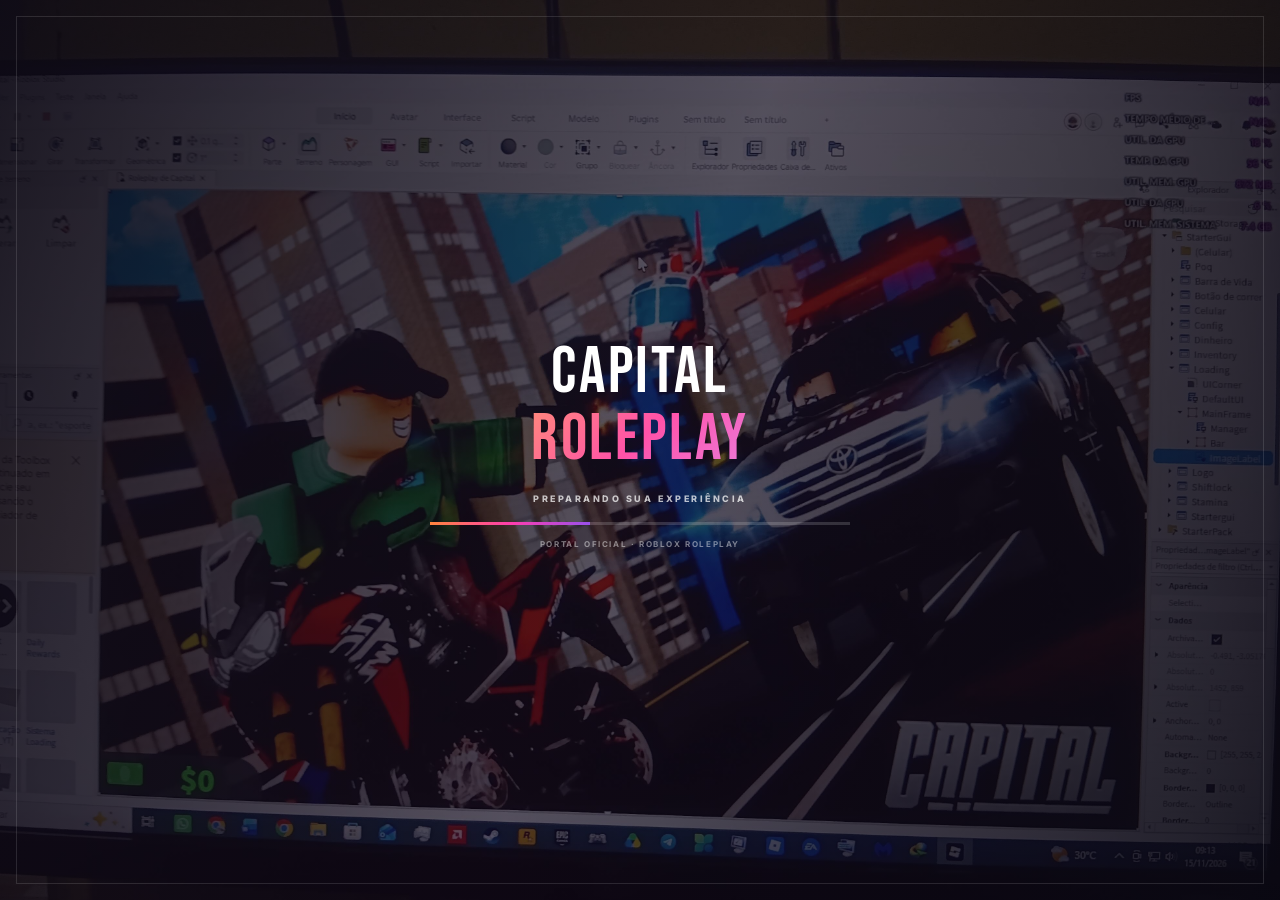
<file: index.html>
<!doctype html>
<html lang="pt-BR">
<head>
<meta charset="UTF-8">
<meta name="viewport" content="width=device-width, initial-scale=1">
<meta name="theme-color" content="#0d0714">
<meta name="description" content="Capital Roleplay — portal oficial da comunidade.">
<title>Capital Roleplay | Carregando</title>
<link rel="preconnect" href="https://fonts.googleapis.com">
<link rel="preconnect" href="https://fonts.gstatic.com" crossorigin>
<link href="https://fonts.googleapis.com/css2?family=Bebas+Neue&family=Inter:wght@400;500;600;700;800&display=swap" rel="stylesheet">
<style>
:root{--display:"Bebas Neue",Impact,sans-serif;--pink:325 100% 62%;--orange:22 100% 62%;--violet:268 80% 62%;--text-gradient:linear-gradient(135deg,hsl(30 100% 68%),hsl(330 100% 66%) 50%,hsl(280 100% 80%));--line-gradient:linear-gradient(90deg,hsl(var(--orange)),hsl(var(--pink)),hsl(var(--violet)))}
*{box-sizing:border-box}
html,body{width:100%;min-height:100%;margin:0}
body{min-height:100svh;overflow:hidden;background:#090711;color:#fff;font-family:Inter,Arial,sans-serif}
.loading-screen{position:fixed;inset:0;display:grid;place-items:center;overflow:hidden;background:#090711}
.loading-screen:before{content:"";position:absolute;inset:0;background:linear-gradient(110deg,rgba(12,8,20,.92),rgba(18,8,25,.68),rgba(9,7,18,.9)),url("20261115_091306.jpeg") center/cover no-repeat;transform:scale(1.035);animation:loader-image 8s ease-in-out infinite alternate}
.loading-screen:after{content:"";position:absolute;inset:16px;border:1px solid rgba(255,255,255,.12);pointer-events:none}
.loading-inner{position:relative;z-index:1;width:min(420px,calc(100% - 56px));text-align:center;animation:loader-arrive .75s cubic-bezier(.2,.7,.2,1) both}
.loading-brand{font-family:var(--display);font-size:clamp(42px,9vw,66px);line-height:.9;letter-spacing:.04em}
.loading-brand span{display:block;margin-top:7px;background:var(--text-gradient);background-clip:text;-webkit-background-clip:text;color:transparent}
.loading-caption{margin:24px 0 18px;color:rgba(255,255,255,.72);font-size:9px;font-weight:800;letter-spacing:.28em;text-transform:uppercase}
.loading-track{height:3px;width:100%;overflow:hidden;background:rgba(255,255,255,.16)}
.loading-track span{display:block;width:38%;height:100%;background:var(--line-gradient);box-shadow:0 0 16px hsl(var(--pink) / .7);animation:loader-progress 1.15s cubic-bezier(.45,0,.55,1) infinite}
.loading-foot{margin-top:14px;color:rgba(255,255,255,.46);font-size:8px;font-weight:700;letter-spacing:.2em;text-transform:uppercase}
@keyframes loader-progress{0%{transform:translateX(-110%)}100%{transform:translateX(290%)}}
@keyframes loader-image{from{transform:scale(1.035) translate3d(-.5%,0,0)}to{transform:scale(1.12) translate3d(.5%,-.5%,0)}}
@keyframes loader-arrive{from{opacity:0;transform:translateY(15px);filter:blur(4px)}to{opacity:1;transform:none;filter:blur(0)}}
@media(max-width:600px){.loading-screen:after{inset:10px}.loading-caption{font-size:8px;letter-spacing:.2em}}
@media(prefers-reduced-motion:reduce){.loading-screen:before,.loading-track span,.loading-inner{animation:none!important}}
</style>
<script>window.setTimeout(function(){window.location.replace("portal.html")},1500)</script>
</head>
<body>
<main class="loading-screen" role="status" aria-label="Carregando Capital Roleplay">
 <div class="loading-inner">
  <div class="loading-brand">CAPITAL <span>ROLEPLAY</span></div>
  <p class="loading-caption">Preparando sua experiência</p>
  <div class="loading-track" aria-hidden="true"><span></span></div>
  <p class="loading-foot">Portal oficial · Roblox Roleplay</p>
 </div>
</main>
</body>
</html>
</file>
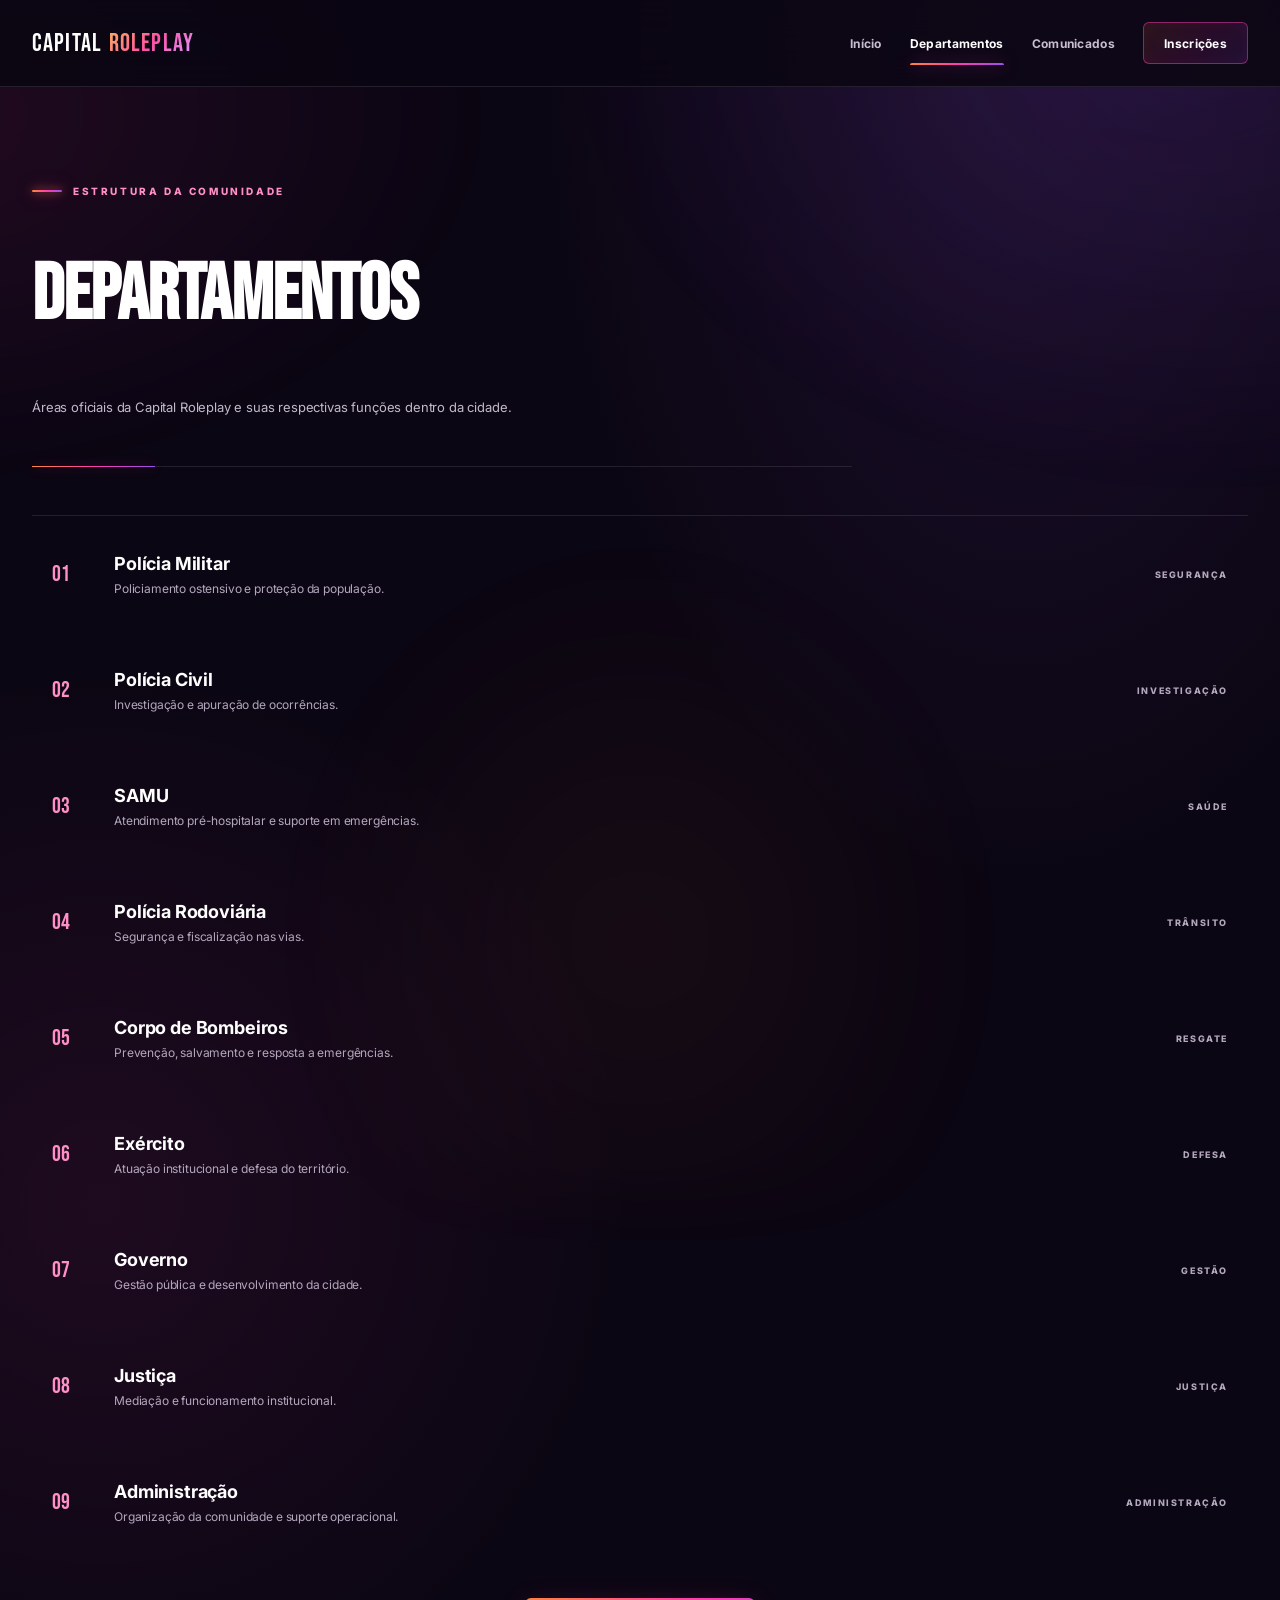
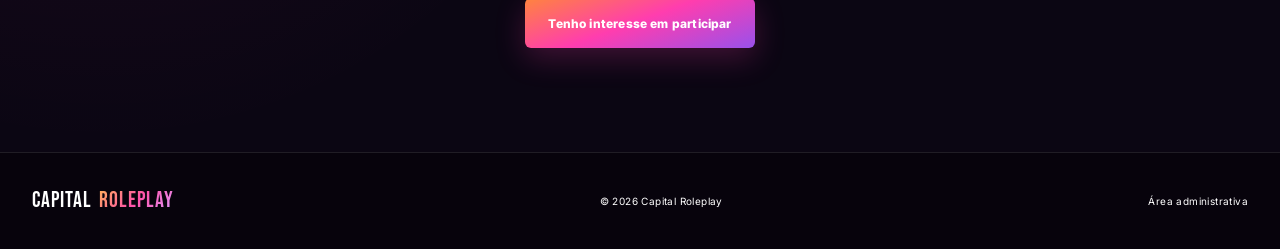
<file: departamentos.html>
<!doctype html>
<html lang="pt-BR"><head><meta charset="UTF-8"><meta name="viewport" content="width=device-width,initial-scale=1"><meta name="theme-color" content="#0d0714"><link rel="preconnect" href="https://fonts.googleapis.com"><link rel="preconnect" href="https://fonts.gstatic.com" crossorigin><link href="https://fonts.googleapis.com/css2?family=Bebas+Neue&family=Inter:wght@400;500;600;700;800&display=swap" rel="stylesheet"><meta name="description" content="Conheça os departamentos da Capital Roleplay."><title>Departamentos | Capital Roleplay</title><link rel="stylesheet" href="styles.css"></head>
<body><header class="site-header"><div class="header-inner"><a class="brand" href="index.html" aria-label="Capital Roleplay — início"><span class="brand-name">CAPITAL <span>ROLEPLAY</span></span></a><button class="menu-toggle" id="menuToggle" aria-label="Abrir menu" aria-expanded="false"><svg class="ui-icon menu-icon" viewBox="0 0 24 24" aria-hidden="true" focusable="false"><path d="M4 6h16M4 12h16M4 18h16"/></svg></button><nav id="navigation" aria-label="Navegação principal"><a href="index.html">Início</a><a class="active" href="departamentos.html">Departamentos</a><a href="comunicados.html">Comunicados</a><a href="inscricoes.html" class="nav-cta">Inscrições</a></nav></div></header>
<main class="container interior"><header class="page-heading"><p class="eyebrow">ESTRUTURA DA COMUNIDADE</p><h1>Departamentos</h1><p>Áreas oficiais da Capital Roleplay e suas respectivas funções dentro da cidade.</p></header>
<section class="department-list" aria-label="Lista de departamentos">
<article class="department-row"><span>01</span><div><h2>Polícia Militar</h2><p>Policiamento ostensivo e proteção da população.</p></div><small>SEGURANÇA</small></article>
<article class="department-row"><span>02</span><div><h2>Polícia Civil</h2><p>Investigação e apuração de ocorrências.</p></div><small>INVESTIGAÇÃO</small></article>
<article class="department-row"><span>03</span><div><h2>SAMU</h2><p>Atendimento pré-hospitalar e suporte em emergências.</p></div><small>SAÚDE</small></article>
<article class="department-row"><span>04</span><div><h2>Polícia Rodoviária</h2><p>Segurança e fiscalização nas vias.</p></div><small>TRÂNSITO</small></article>
<article class="department-row"><span>05</span><div><h2>Corpo de Bombeiros</h2><p>Prevenção, salvamento e resposta a emergências.</p></div><small>RESGATE</small></article>
<article class="department-row"><span>06</span><div><h2>Exército</h2><p>Atuação institucional e defesa do território.</p></div><small>DEFESA</small></article>
<article class="department-row"><span>07</span><div><h2>Governo</h2><p>Gestão pública e desenvolvimento da cidade.</p></div><small>GESTÃO</small></article>
<article class="department-row"><span>08</span><div><h2>Justiça</h2><p>Mediação e funcionamento institucional.</p></div><small>JUSTIÇA</small></article>
<article class="department-row"><span>09</span><div><h2>Administração</h2><p>Organização da comunidade e suporte operacional.</p></div><small>ADMINISTRAÇÃO</small></article>
</section><div class="page-action"><a class="button primary" href="inscricoes.html">Tenho interesse em participar</a></div></main>
<footer class="site-footer"><div class="container footer-inner"><a class="brand footer-brand" href="index.html"><span class="brand-name">CAPITAL <span>ROLEPLAY</span></span></a><span>© 2026 Capital Roleplay</span><a href="admin.html">Área administrativa</a></div></footer>
<script src="motion.js" defer></script><script src="navigation.js" defer></script></body></html>
</file>
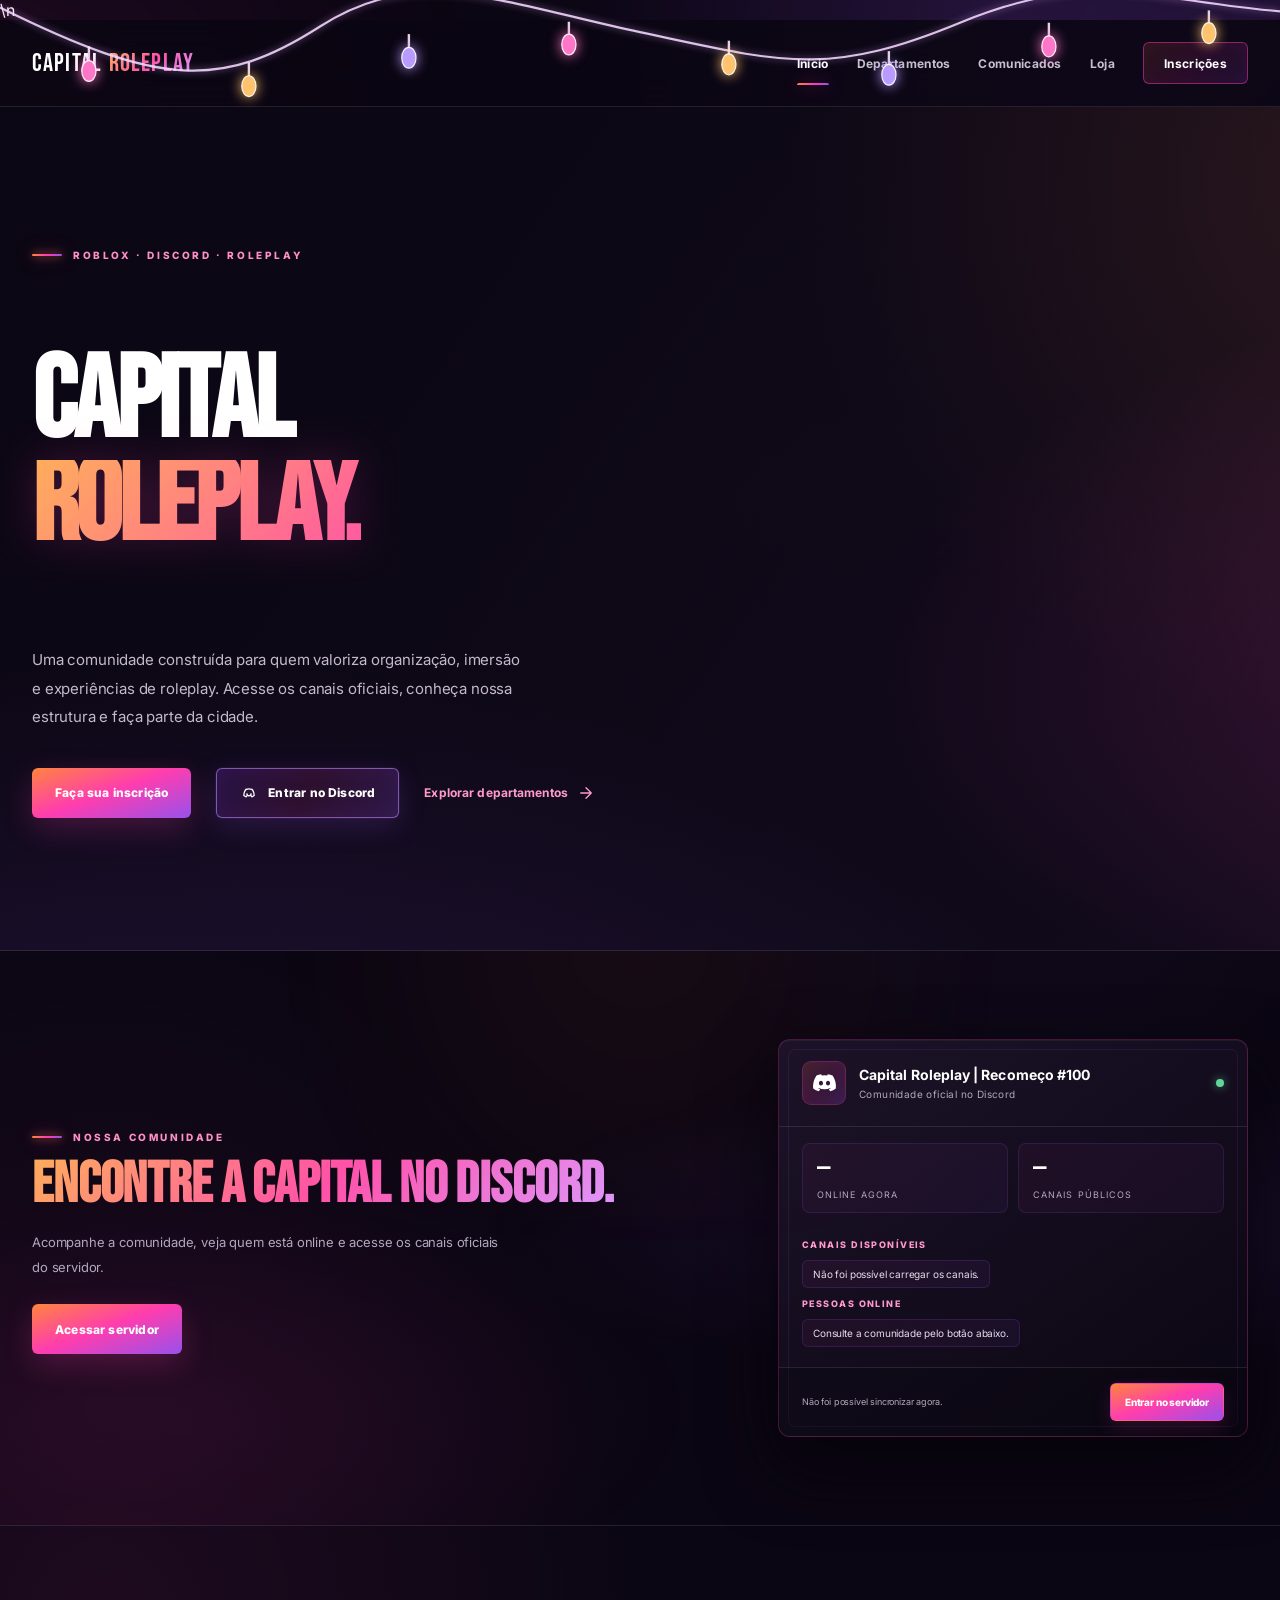
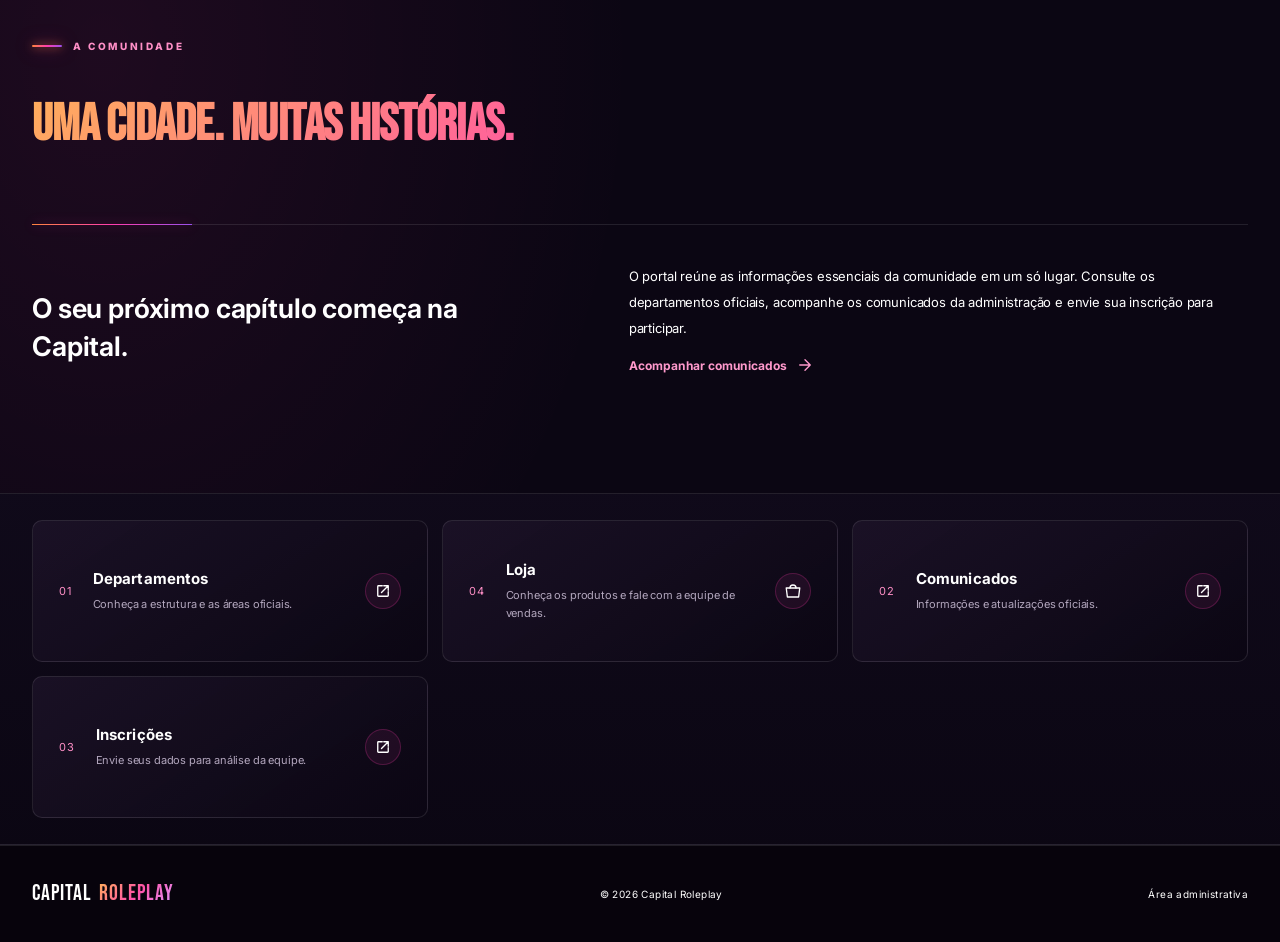
<file: portal.html>
<!doctype html>
<html lang="pt-BR">
<head>
<meta charset="UTF-8">
<meta name="viewport" content="width=device-width, initial-scale=1">
<meta name="theme-color" content="#0d0714"><link rel="preconnect" href="https://fonts.gstatic.com" crossorigin><link href="https://fonts.googleapis.com/css2?family=Bebas+Neue&family=Inter:wght@400;500;600;700;800&display=swap" rel="stylesheet">
<meta name="description" content="Capital Roleplay — portal oficial da comunidade de roleplay no Roblox. Conheça os departamentos, acompanhe os comunicados e participe.">
<title>Capital Roleplay | Portal</title>
<link rel="preconnect" href="https://fonts.googleapis.com">

<link rel="stylesheet" href="styles.css">

<style>
/* Discord integrado à identidade visual da Capital Roleplay */
.discord-community{
 position:relative;z-index:1;padding:clamp(58px,7vw,88px) 0;
 border-bottom:1px solid var(--line);
 background:radial-gradient(ellipse at 82% 48%,hsl(var(--violet) / .11),transparent 38%),radial-gradient(ellipse at 12% 80%,hsl(var(--pink) / .07),transparent 34%);
}
.discord-community-inner{display:grid;grid-template-columns:minmax(0,1fr) minmax(300px,470px);align-items:center;gap:clamp(30px,5vw,68px)}
.discord-community-copy{max-width:590px}
.discord-community-copy h2{margin:14px 0 16px;font-family:var(--font-display);font-size:clamp(38px,5vw,58px);line-height:.98;text-transform:uppercase;background:var(--text-gradient);-webkit-background-clip:text;background-clip:text;color:transparent}
.discord-community-copy>p:not(.eyebrow){max-width:480px;margin:0 0 25px;color:var(--muted);font-size:13px;line-height:1.9}
.discord-live-card{
 position:relative;width:100%;overflow:hidden;border:1px solid hsl(var(--pink) / .24);border-radius:12px;
 background:linear-gradient(145deg,hsl(268 35% 12% / .94),hsl(262 50% 5% / .97));
 box-shadow:var(--shadow),inset 0 1px 0 hsl(0 0% 100% / .045);
 transition:border-color .3s ease,box-shadow .3s ease,transform .3s ease;
}
.discord-live-card:before{content:"";position:absolute;inset:9px;border:1px solid hsl(var(--violet) / .12);border-radius:7px;pointer-events:none}
.discord-live-card:hover{border-color:hsl(var(--pink) / .42);box-shadow:var(--shadow),0 0 34px hsl(var(--pink) / .09)}
.discord-live-head{position:relative;display:flex;align-items:center;gap:13px;padding:21px 23px;border-bottom:1px solid var(--line)}
.discord-live-mark{display:grid;place-items:center;width:44px;height:44px;flex:0 0 44px;border:1px solid hsl(var(--pink) / .24);border-radius:9px;background:linear-gradient(135deg,hsl(var(--orange) / .15),hsl(var(--pink) / .14),hsl(var(--violet) / .2));color:#fff;box-shadow:inset 0 0 18px hsl(var(--pink) / .07)}
.discord-live-mark svg{width:25px;height:25px;fill:currentColor}
.discord-live-title{min-width:0;flex:1}
.discord-live-title strong{display:block;color:var(--white);font-size:14px;overflow-wrap:anywhere;letter-spacing:.005em}
.discord-live-title span{display:block;margin-top:5px;color:var(--muted);font-size:10px;letter-spacing:.04em}
.discord-live-dot{width:8px;height:8px;flex:0 0 8px;border-radius:50%;background:#62d69a;box-shadow:0 0 10px rgba(98,214,154,.65)}
.discord-live-stats{position:relative;display:grid;grid-template-columns:1fr 1fr;gap:10px;padding:16px 23px}
.discord-live-stat{padding:12px 14px;border:1px solid hsl(var(--violet) / .16);border-radius:8px;background:linear-gradient(135deg,hsl(var(--pink) / .045),hsl(var(--violet) / .055))}
.discord-live-stat strong{display:block;color:var(--white);font-family:var(--font-display);font-size:27px;font-weight:400;line-height:1}
.discord-live-stat span{display:block;margin-top:6px;color:var(--muted);font-size:9px;text-transform:uppercase;letter-spacing:.12em}
.discord-live-content{position:relative;padding:0 23px 20px}
.discord-live-label{margin:10px 0;color:hsl(330 100% 80%);font-size:9px;font-weight:800;letter-spacing:.16em;text-transform:uppercase}
.discord-channel-list,.discord-member-list{display:flex;flex-wrap:wrap;gap:7px}
.discord-channel{padding:7px 10px;border:1px solid hsl(var(--violet) / .18);border-radius:6px;color:#e6ddeb;font-size:10px;background:linear-gradient(120deg,hsl(var(--pink) / .055),hsl(var(--violet) / .07))}
.discord-member{display:flex;align-items:center;gap:7px;padding:5px 9px 5px 5px;border:1px solid hsl(var(--pink) / .16);border-radius:30px;color:#f0eaf3;font-size:10px;background:hsl(var(--violet) / .07)}
.discord-member img{width:22px;height:22px;border-radius:50%;object-fit:cover}
.discord-member i{width:7px;height:7px;border-radius:50%;background:#62d69a}
.discord-live-footer{position:relative;display:flex;align-items:center;justify-content:space-between;gap:12px;padding:15px 23px;border-top:1px solid var(--line);background:hsl(262 50% 3% / .28)}
.discord-live-status{color:var(--muted);font-size:9px;line-height:1.5}
.discord-live-join{display:inline-flex;align-items:center;justify-content:center;min-height:38px;padding:0 14px;border:1px solid hsl(var(--pink) / .34);border-radius:6px;background:var(--sunset);color:white;text-decoration:none;font-size:10px;font-weight:800;white-space:nowrap;box-shadow:0 7px 20px hsl(var(--pink) / .14);transition:transform .2s ease,filter .2s ease,box-shadow .2s ease}
.discord-live-join:hover{filter:brightness(1.1);transform:translateY(-2px);box-shadow:0 9px 25px hsl(var(--pink) / .22)}
@media(max-width:760px){.discord-community{padding:56px 0}.discord-community-inner{grid-template-columns:1fr;gap:28px}.discord-live-card{max-width:500px;margin-inline:auto}}
@media(max-width:420px){.discord-live-head{padding:17px}.discord-live-stats{padding:13px 17px}.discord-live-content{padding:0 17px 17px}.discord-live-footer{align-items:flex-start;flex-direction:column;padding:14px 17px}.discord-live-join{width:100%}}
@media(prefers-reduced-motion:reduce){.discord-live-card,.discord-live-join{transition:none}}
</style>

</head>
<body>\n<div class="party-lights" aria-hidden="true">
 <svg viewBox="0 0 1440 150" preserveAspectRatio="none">
  <path class="party-wire" d="M0 8 C180 92 250 94 360 28 S560 2 720 34 S930 82 1080 24 S1290 0 1440 12"/>
  <g class="party-bulbs">
   <g class="bulb bulb-pink"><path d="M100 49v17"/><ellipse cx="100" cy="75" rx="8" ry="11"/></g>
   <g class="bulb bulb-gold"><path d="M280 66v17"/><ellipse cx="280" cy="91" rx="8" ry="11"/></g>
   <g class="bulb bulb-violet"><path d="M460 36v17"/><ellipse cx="460" cy="61" rx="8" ry="11"/></g>
   <g class="bulb bulb-pink"><path d="M640 23v17"/><ellipse cx="640" cy="47" rx="8" ry="11"/></g>
   <g class="bulb bulb-gold"><path d="M820 43v17"/><ellipse cx="820" cy="68" rx="8" ry="11"/></g>
   <g class="bulb bulb-violet"><path d="M1000 54v17"/><ellipse cx="1000" cy="79" rx="8" ry="11"/></g>
   <g class="bulb bulb-pink"><path d="M1180 24v17"/><ellipse cx="1180" cy="49" rx="8" ry="11"/></g>
   <g class="bulb bulb-gold"><path d="M1360 11v17"/><ellipse cx="1360" cy="35" rx="8" ry="11"/></g>
  </g>
 </svg>
</div>

<header class="site-header">
 <div class="header-inner">
  <a class="brand" href="portal.html" aria-label="Capital Roleplay — início"><span class="brand-name">CAPITAL <span>ROLEPLAY</span></span></a>
  <button class="menu-toggle" id="menuToggle" aria-label="Abrir menu" aria-expanded="false" aria-controls="navigation"><svg class="ui-icon menu-icon" viewBox="0 0 24 24" aria-hidden="true" focusable="false"><path d="M4 6h16M4 12h16M4 18h16"/></svg></button>
  <nav id="navigation" aria-label="Navegação principal">
   <a class="active" href="portal.html" aria-current="page">Início</a>
   <a href="departamentos.html">Departamentos</a>
   <a href="comunicados.html">Comunicados</a>
   <a href="loja.html">Loja</a>
   <a href="inscricoes.html" class="nav-cta">Inscrições</a>
  </nav>
 </div>
</header>
<main>
 <section class="home-hero">
  <div class="container hero-layout">
   <div class="hero-copy">
    <p class="eyebrow">ROBLOX · DISCORD · ROLEPLAY</p>
    <h1>Capital<br><span>Roleplay.</span></h1>
    <p class="lead">Uma comunidade construída para quem valoriza organização, imersão e experiências de roleplay. Acesse os canais oficiais, conheça nossa estrutura e faça parte da cidade.</p>
    <div class="actions">
     <a class="button primary" href="inscricoes.html">Faça sua inscrição</a>
     <a class="button secondary discord-button" href="https://discord.gg/QbeEnRxfF" target="_blank" rel="noopener noreferrer" aria-label="Entrar no Discord oficial da Capital Roleplay, abre em nova aba">
      <svg class="ui-icon" viewBox="0 0 24 24" aria-hidden="true" focusable="false"><path d="M8.2 7.1a13.7 13.7 0 0 1 7.6 0l1.1 1.2a12.5 12.5 0 0 1 2 7.1 10.8 10.8 0 0 1-3.2 1.6l-.8-1.2M9.1 15.8l-.8 1.2a10.8 10.8 0 0 1-3.2-1.6 12.5 12.5 0 0 1 2-7.1l1.1-1.2"/><path d="M9.2 13.1h.01M14.8 13.1h.01M9.3 13.1a2.7 2.7 0 0 0 5.4 0"/></svg>
      Entrar no Discord
     </a>
     <a class="text-button" href="departamentos.html">Explorar departamentos <svg class="ui-icon" viewBox="0 0 24 24" aria-hidden="true" focusable="false"><path d="M5 12h14M12 5l7 7-7 7"/></svg></a>
    </div>
   </div>
  </div>
 </section>
 <section class="discord-community" id="discord-community">
  <div class="container discord-community-inner">
   <div class="discord-community-copy">
    <p class="eyebrow">NOSSA COMUNIDADE</p>
    <h2>Encontre a Capital no Discord.</h2>
    <p>Acompanhe a comunidade, veja quem está online e acesse os canais oficiais do servidor.</p>
    <a class="button primary" href="https://discord.gg/QbeEnRxfF" target="_blank" rel="noopener noreferrer">Acessar servidor</a>
   </div>
   <section class="discord-live-card" aria-label="Informações ao vivo do servidor Discord">
    <div class="discord-live-head">
     <div class="discord-live-mark" aria-hidden="true"><svg viewBox="0 0 24 24"><path d="M19.7 5.3A18.4 18.4 0 0 0 15.2 4l-.6 1.2a16.8 16.8 0 0 0-5.2 0L8.8 4a18.4 18.4 0 0 0-4.5 1.3C1.5 9.5.7 13.6 1.1 17.7a18.2 18.2 0 0 0 5.5 2.8l1.2-2a11.8 11.8 0 0 1-1.9-.9l.5-.4a13 13 0 0 0 11.2 0l.5.4a11.8 11.8 0 0 1-1.9.9l1.2 2a18.2 18.2 0 0 0 5.5-2.8c.5-4.8-.8-8.9-3.2-12.4ZM8.6 14.8c-1.1 0-2-1-2-2.2s.9-2.2 2-2.2 2 1 2 2.2-.9 2.2-2 2.2Zm6.8 0c-1.1 0-2-1-2-2.2s.9-2.2 2-2.2 2 1 2 2.2-.9 2.2-2 2.2Z"/></svg></div>
     <div class="discord-live-title"><strong id="discordGuildName">Capital Roleplay | Recomeço #100</strong><span>Comunidade oficial no Discord</span></div>
     <span class="discord-live-dot" aria-label="Widget ativo"></span>
    </div>
    <div class="discord-live-stats">
     <div class="discord-live-stat"><strong id="discordOnlineCount">—</strong><span>Online agora</span></div>
     <div class="discord-live-stat"><strong id="discordChannelCount">—</strong><span>Canais públicos</span></div>
    </div>
    <div class="discord-live-content">
     <p class="discord-live-label">Canais disponíveis</p>
     <div class="discord-channel-list" id="discordChannelList"><span class="discord-channel">Carregando canais…</span></div>
     <p class="discord-live-label">Pessoas online</p>
     <div class="discord-member-list" id="discordMemberList"><span class="discord-channel">Carregando membros…</span></div>
    </div>
    <div class="discord-live-footer"><span class="discord-live-status" id="discordWidgetStatus" aria-live="polite">Sincronizando com o Discord…</span><a class="discord-live-join" href="https://discord.gg/QbeEnRxfF" target="_blank" rel="noopener noreferrer">Entrar no servidor</a></div>
   </section>
  </div>
 </section>
 <section class="container home-about">
  <div class="section-heading"><p class="eyebrow">A COMUNIDADE</p><h2>Uma cidade. Muitas histórias.</h2></div>
  <div class="about-grid">
   <p class="about-lead">O seu próximo capítulo começa na Capital.</p>
   <div><p>O portal reúne as informações essenciais da comunidade em um só lugar. Consulte os departamentos oficiais, acompanhe os comunicados da administração e envie sua inscrição para participar.</p><a class="inline-link" href="comunicados.html">Acompanhar comunicados <svg class="ui-icon" viewBox="0 0 24 24" aria-hidden="true" focusable="false"><path d="M5 12h14M12 5l7 7-7 7"/></svg></a></div>
  </div>
 </section>
 <section class="home-links">
  <div class="container link-grid">
   <a href="departamentos.html" class="feature-link"><span class="feature-number">01</span><span><strong>Departamentos</strong><small>Conheça a estrutura e as áreas oficiais.</small></span><b aria-hidden="true"><svg class="ui-icon" viewBox="0 0 24 24"><path d="M13 5h6v6M19 5l-9 9"/><path d="M19 13v5a1 1 0 0 1-1 1H6a1 1 0 0 1-1-1V6a1 1 0 0 1 1-1h5"/></svg></b></a>
   <a href="loja.html" class="feature-link"><span class="feature-number">04</span><span><strong>Loja</strong><small>Conheça os produtos e fale com a equipe de vendas.</small></span><b aria-hidden="true"><svg class="ui-icon" viewBox="0 0 24 24"><path d="M3 8h18l-1.5 12h-15L3 8Z"/><path d="M8 8a4 4 0 0 1 8 0"/></svg></b></a>
   <a href="comunicados.html" class="feature-link"><span class="feature-number">02</span><span><strong>Comunicados</strong><small>Informações e atualizações oficiais.</small></span><b aria-hidden="true"><svg class="ui-icon" viewBox="0 0 24 24"><path d="M13 5h6v6M19 5l-9 9"/><path d="M19 13v5a1 1 0 0 1-1 1H6a1 1 0 0 1-1-1V6a1 1 0 0 1 1-1h5"/></svg></b></a>
   <a href="inscricoes.html" class="feature-link"><span class="feature-number">03</span><span><strong>Inscrições</strong><small>Envie seus dados para análise da equipe.</small></span><b aria-hidden="true"><svg class="ui-icon" viewBox="0 0 24 24"><path d="M13 5h6v6M19 5l-9 9"/><path d="M19 13v5a1 1 0 0 1-1 1H6a1 1 0 0 1-1-1V6a1 1 0 0 1 1-1h5"/></svg></b></a>
  </div>
 </section>
</main>
<footer class="site-footer"><div class="container footer-inner"><a class="brand footer-brand" href="portal.html"><span class="brand-name">CAPITAL <span>ROLEPLAY</span></span></a><span>© 2026 Capital Roleplay</span><a href="admin.html">Área administrativa</a></div></footer>

<script>
(async function loadCapitalDiscordWidget(){
 const endpoint="https://discord.com/api/guilds/1553568779282419764/widget.json";
 const byId=id=>document.getElementById(id);
 const channelBox=byId("discordChannelList");
 const memberBox=byId("discordMemberList");
 const status=byId("discordWidgetStatus");
 const make=(tag,className,text)=>{const el=document.createElement(tag);if(className)el.className=className;if(text!==undefined)el.textContent=text;return el;};
 try{
  const response=await fetch(endpoint,{headers:{Accept:"application/json"},cache:"no-store"});
  if(!response.ok)throw new Error("HTTP "+response.status);
  const data=await response.json();
  byId("discordGuildName").textContent=data.name||"Capital Roleplay";
  byId("discordOnlineCount").textContent=Number.isFinite(data.presence_count)?data.presence_count:"—";
  const channels=Array.isArray(data.channels)?data.channels:[];
  const members=Array.isArray(data.members)?data.members:[];
  byId("discordChannelCount").textContent=channels.length;
  channelBox.replaceChildren();
  if(channels.length){channels.slice(0,8).forEach(channel=>channelBox.append(make("span","discord-channel","# "+channel.name)));}
  else channelBox.append(make("span","discord-channel","Nenhum canal de voz público listado"));
  memberBox.replaceChildren();
  if(members.length){
   members.slice(0,8).forEach(member=>{
    const chip=make("span","discord-member");
    if(member.avatar_url){const avatar=make("img");avatar.src=member.avatar_url;avatar.alt="";avatar.loading="lazy";chip.append(avatar);}
    else chip.append(make("i"));
    chip.append(make("span","",member.username||"Membro online"));
    memberBox.append(chip);
   });
  }else memberBox.append(make("span","discord-channel","Sem membros visíveis no momento"));
  status.textContent="Atualizado agora · dados públicos do Discord";
 }catch(error){
  byId("discordOnlineCount").textContent="—";
  byId("discordChannelCount").textContent="—";
  channelBox.replaceChildren(make("span","discord-channel","Não foi possível carregar os canais."));
  memberBox.replaceChildren(make("span","discord-channel","Consulte a comunidade pelo botão abaixo."));
  status.textContent="Não foi possível sincronizar agora.";
  console.warn("Discord widget:",error);
 }
})();
</script>
<script src="motion.js?v=20261120-2" defer></script><script src="navigation.js?v=20261120-2" defer></script></body>
</html>
</file>
<file: styles.css>
/* Capital Roleplay — identidade visual premium */

:root{
  --bg:#07090e;--surface:#0d111a;--surface-raised:#121a27;--line:rgba(159,180,211,.16);
  --white:#f7f9fc;--muted:#a0adbf;--blue:#3478f6;--blue-light:#8db8ff;
  --max:1220px;--radius:12px;--shadow:0 24px 70px rgba(0,0,0,.38)
}
body{background:radial-gradient(ellipse at 50% -20%,rgba(37,91,176,.13),transparent 42%),var(--bg);font-family:Inter,ui-sans-serif,system-ui,sans-serif;letter-spacing:-.01em}
.container,.header-inner{width:min(var(--max),calc(100% - 64px))}
.site-header{background:rgba(7,9,14,.88);border-bottom:1px solid var(--line);backdrop-filter:blur(20px)}
.header-inner{height:86px}
.brand img{width:202px;height:68px}
.site-header nav{gap:34px}
.site-header nav a{font-size:12px;letter-spacing:.025em;color:#aeb9ca}
.site-header nav a.active:after{height:3px;border-radius:3px 3px 0 0;box-shadow:0 0 16px rgba(52,120,246,.6)}
.site-header nav .nav-cta{height:42px;padding:0 20px;border:1px solid rgba(88,145,255,.55);border-radius:6px;background:linear-gradient(135deg,rgba(52,120,246,.17),rgba(52,120,246,.04));box-shadow:inset 0 0 20px rgba(52,120,246,.06)}
.site-header nav .nav-cta:hover{background:var(--blue);border-color:var(--blue)}
.home-hero{isolation:isolate;border-bottom:1px solid var(--line);background:radial-gradient(ellipse at 82% 45%,rgba(42,103,210,.25),transparent 34%),radial-gradient(ellipse at 5% 90%,rgba(22,54,103,.18),transparent 36%),linear-gradient(115deg,#090d15 0%,#080c14 54%,#0c1525 100%)}
.home-hero:before{opacity:.32;background-size:56px 56px;mask-image:linear-gradient(90deg,transparent,black 38%,black)}
.home-hero:after{content:"";position:absolute;z-index:-1;width:540px;height:540px;right:3%;top:50%;transform:translateY(-50%);border:1px solid rgba(115,164,255,.12);border-radius:50%;box-shadow:0 0 0 42px rgba(115,164,255,.025),0 0 0 84px rgba(115,164,255,.018),inset 0 0 90px rgba(52,120,246,.07);pointer-events:none}
.hero-layout{min-height:610px;grid-template-columns:1.08fr .92fr;gap:76px;padding-block:90px}
.eyebrow{display:flex;align-items:center;gap:11px;color:var(--blue-light);font-size:10px;font-weight:800;letter-spacing:2.6px}
.eyebrow:before{content:"";width:24px;height:1px;background:var(--blue);box-shadow:0 0 12px var(--blue)}
.hero-copy h1{font-family:var(--font-display);font-size:clamp(76px,9vw,124px);font-weight:800;line-height:.79;letter-spacing:-.025em}
.hero-copy h1 span{display:inline-block;margin-top:12px;color:#fff;text-shadow:0 0 34px rgba(95,151,255,.24)}
.lead{max-width:500px;margin-top:30px;color:#b2bfd1;font-size:15px;line-height:1.9}
.actions{gap:25px;margin-top:36px}
.button{min-height:50px;padding:0 23px;border-radius:6px;font-size:12px;letter-spacing:.015em}
.button.primary{background:linear-gradient(115deg,#4388ff,#2868e7);box-shadow:0 10px 30px rgba(52,120,246,.24)}
.button.primary:hover{background:linear-gradient(115deg,#5b98ff,#3478f6)}
.text-button,.inline-link{font-size:12px;letter-spacing:.01em}
.hero-art{position:relative;min-height:370px;padding:38px;border:1px solid rgba(141,181,255,.2);border-radius:14px;background:linear-gradient(145deg,rgba(21,34,55,.82),rgba(8,13,22,.86));box-shadow:var(--shadow),inset 0 1px 0 rgba(255,255,255,.06);overflow:hidden}
.hero-art:before{content:"";position:absolute;inset:12px;border:1px solid rgba(141,181,255,.09);border-radius:9px;pointer-events:none}
.hero-art:after{content:"CAPITAL ROLEPLAY";position:absolute;left:28px;bottom:22px;color:rgba(181,204,239,.36);font-size:9px;font-weight:800;letter-spacing:3px}
.hero-art img{position:relative;z-index:1;width:min(100%,460px);filter:drop-shadow(0 18px 36px rgba(0,0,0,.5))}
.home-about{padding-block:104px 100px}
.section-heading{padding-bottom:26px;border-color:var(--line)}
.section-heading h2{font-family:var(--font-display);font-size:clamp(36px,4vw,52px);font-weight:700;letter-spacing:-.01em;text-transform:uppercase}
.about-grid{gap:90px;padding-top:38px}
.about-lead{font-size:27px;line-height:1.42;font-weight:650}
.about-grid>div p{font-size:13px;line-height:2}
.home-links{position:relative;border-block:1px solid var(--line);background:linear-gradient(180deg,#0b1019,#080b12)}
.link-grid{gap:14px;padding-block:26px}
.feature-link{position:relative;min-height:142px;gap:20px;padding:26px;border:1px solid var(--line)!important;border-radius:10px;background:linear-gradient(145deg,rgba(20,29,43,.76),rgba(10,14,22,.86));transition:transform .2s,border-color .2s,background .2s}
.feature-link:hover{transform:translateY(-4px);border-color:rgba(91,151,255,.48)!important;background:linear-gradient(145deg,rgba(25,43,68,.9),rgba(10,15,24,.94))}
.feature-number{font-size:11px;letter-spacing:.12em}
.feature-link strong{font-size:15px;letter-spacing:.01em}
.feature-link small{font-size:11px;line-height:1.6}
.feature-link>b{width:36px;height:36px;border:1px solid rgba(141,181,255,.2);border-radius:50%;background:rgba(52,120,246,.08)}
.site-footer{border-top:1px solid var(--line);background:#06080d}
.footer-inner{min-height:96px}
.footer-brand img{width:160px;height:56px}
.footer-inner>span,.footer-inner>a:last-child{font-size:10px;letter-spacing:.04em}
.interior{padding-block:88px 104px}
.page-heading{max-width:820px;margin-bottom:48px;padding-bottom:34px;border-color:var(--line)}
.page-heading h1{font-family:var(--font-display);font-size:clamp(54px,7vw,78px);font-weight:700;letter-spacing:-.01em;text-transform:uppercase}
.page-heading>p:last-child{font-size:13px;line-height:1.9}
.department-list{border-top:1px solid var(--line)}
.department-row{min-height:116px;grid-template-columns:62px 1fr 190px;padding:22px 20px;border-color:var(--line);transition:background .2s,padding .2s}
.department-row:hover{padding-left:27px;background:linear-gradient(90deg,rgba(52,120,246,.1),transparent 75%)}
.department-row>span{font-family:var(--font-display);font-size:22px;color:var(--blue-light)}
.department-row h2{font-size:18px}
.department-row p{font-size:12px}
.department-row>small{font-size:9px;letter-spacing:1.6px}
.announcement-item{padding:29px 16px;border-color:var(--line)}
.announcement-item time{font-size:10px;letter-spacing:.1em}
.announcement-item h2{font-size:22px}
.announcement-item p{font-size:13px;line-height:1.9}
.empty-state{padding:32px 0;font-size:13px}
.form-layout{gap:76px}
.form-intro h2{font-family:var(--font-display);font-size:30px;text-transform:uppercase;letter-spacing:.01em}
.form-intro p{font-size:12px;line-height:1.95}
.form-card,.admin-card{padding:34px;border:1px solid rgba(141,181,255,.16);border-radius:12px;background:linear-gradient(145deg,rgba(17,25,38,.96),rgba(10,14,22,.98));box-shadow:var(--shadow)}
.form-card label,.admin-card label,.admin-publish label{font-size:11px;letter-spacing:.02em}
.form-card input,.form-card textarea,.form-card select,.admin-card input,.admin-publish input,.admin-publish textarea{min-height:49px;border-color:#29384e;border-radius:6px;background:#080d15;font-size:12px}
.form-card textarea,.admin-publish textarea{min-height:132px}
.form-feedback{font-size:11px}
.dashboard-heading h2,.admin-publish h2{font-family:var(--font-display);font-size:32px;text-transform:uppercase}
@media(max-width:900px){
 .container,.header-inner{width:calc(100% - 44px)}
 .hero-layout{gap:38px;min-height:540px;padding-block:72px}
 .home-about{padding-block:76px}
 .about-grid{gap:42px}
 .form-layout{gap:38px}
}
@media(max-width:680px){
 .container,.header-inner{width:calc(100% - 36px)}
 .header-inner{height:72px}
 .brand img{width:158px;height:55px}
 .site-header nav{top:72px;background:rgba(7,9,14,.98);padding:12px 18px 19px}
 .hero-layout{min-height:0;grid-template-columns:1fr;gap:30px;padding-block:62px 48px}
 .home-hero:after{width:300px;height:300px;right:-100px;top:66%}
 .hero-copy h1{font-size:clamp(72px,19vw,100px)}
 .lead{margin-top:23px;font-size:13px}
 .actions{align-items:flex-start;flex-direction:column;gap:18px;margin-top:28px}
 .hero-art{min-height:210px;padding:24px}
 .hero-art img{width:min(100%,320px)}
 .home-about{padding-block:62px}
 .section-heading h2{font-size:38px}
 .about-grid{grid-template-columns:1fr;gap:18px;padding-top:25px}
 .about-lead{font-size:22px}
 .link-grid{grid-template-columns:1fr;padding-block:18px;gap:10px}
 .feature-link{min-height:104px;padding:20px}
 .interior{padding-block:56px 70px}
 .page-heading{margin-bottom:32px}
 .page-heading h1{font-size:54px}
 .department-row{grid-template-columns:38px 1fr;gap:13px;padding:18px 5px}
 .department-row:hover{padding-left:10px}
 .department-row>small{grid-column:2}
 .form-layout{grid-template-columns:1fr;gap:24px}
 .form-card,.admin-card{padding:24px 19px}
 .footer-inner{min-height:104px;padding-block:16px}
}
@media(prefers-reduced-motion:reduce){*,*:before,*:after{scroll-behavior:auto!important;transition:none!important;animation:none!important}}




/* United Roleplay — paleta original aplicada ao Capital Roleplay */
:root{
  --bg:hsl(262 50% 5%);
  --surface:hsl(262 45% 7%);
  --surface-raised:hsl(262 38% 10%);
  --line:hsl(0 0% 100% / .1);
  --white:hsl(0 0% 100%);
  --muted:hsl(270 15% 70%);
  --pink:325 100% 62%;
  --orange:22 100% 62%;
  --violet:268 80% 62%;
  --gold:44 100% 65%;
  --blue:hsl(var(--pink));
  --blue-light:hsl(330 100% 78%);
  --g-sunset:linear-gradient(160deg,hsl(var(--orange)) 0%,hsl(var(--pink)) 48%,hsl(var(--violet)) 100%);
  --g-text:linear-gradient(135deg,hsl(30 100% 68%) 0%,hsl(330 100% 66%) 50%,hsl(280 100% 80%) 100%);
  --g-line:linear-gradient(90deg,hsl(var(--orange)),hsl(var(--pink)),hsl(var(--violet)));
  --sunset:var(--g-sunset);
  --text-gradient:var(--g-text);
  --line-gradient:var(--g-line);
  --shadow-glow:0 0 30px hsl(var(--pink) / .28),0 0 70px hsl(var(--pink) / .12);
  --shadow:0 30px 70px hsl(262 50% 2% / .75);
  --font-display:"Bebas Neue",Oswald,Impact,"Arial Narrow Bold",sans-serif;
}
html{scroll-behavior:smooth;scrollbar-color:hsl(var(--pink) / .55) hsl(262 45% 7%)}
body{
  background:
    radial-gradient(ellipse at 80% 0%,hsl(var(--violet) / .12),transparent 34%),
    radial-gradient(ellipse at 8% 65%,hsl(var(--pink) / .08),transparent 32%),
    hsl(262 50% 5%);
  color:var(--white);
  font-family:Inter,ui-sans-serif,system-ui,sans-serif;
}
.site-header{background:hsl(262 50% 5% / .88);border-color:var(--line);backdrop-filter:blur(18px);-webkit-backdrop-filter:blur(18px)}
.site-header nav a{color:hsl(270 15% 78%)}
.site-header nav a:hover,.site-header nav a.active{color:#fff}
.site-header nav a.active:after{background:var(--line-gradient);box-shadow:0 0 16px hsl(var(--pink) / .55)}
.site-header nav .nav-cta{
  color:#fff;border:1px solid hsl(var(--pink) / .48);
  background:linear-gradient(135deg,hsl(var(--orange) / .12),hsl(var(--pink) / .12),hsl(var(--violet) / .14));
  box-shadow:inset 0 0 18px hsl(var(--pink) / .05);
  transition:transform .25s var(--ease, ease),box-shadow .25s ease,background .25s ease;
}
.site-header nav .nav-cta:hover{background:var(--sunset);border-color:transparent;box-shadow:var(--shadow-glow);transform:translateY(-2px)}
.site-header nav{color:var(--white)}
.home-hero{
  background:
    radial-gradient(ellipse at 82% 42%,hsl(var(--pink) / .2),transparent 35%),
    radial-gradient(ellipse at 70% 5%,hsl(var(--orange) / .12),transparent 32%),
    radial-gradient(ellipse at 8% 88%,hsl(var(--violet) / .18),transparent 38%),
    linear-gradient(125deg,hsl(262 50% 5%) 0%,hsl(262 45% 7%) 55%,hsl(270 42% 10%) 100%);
  border-color:var(--line);
}
.home-hero:before{opacity:.2}
.home-hero:after{
  border-color:hsl(var(--pink) / .18);
  box-shadow:0 0 0 42px hsl(var(--pink) / .025),0 0 0 84px hsl(var(--violet) / .02),inset 0 0 90px hsl(var(--pink) / .07);
  animation:capital-ring-glow 6s ease-in-out infinite;
}
.eyebrow{color:hsl(330 100% 78%)}
.eyebrow:before{background:var(--line-gradient);box-shadow:0 0 12px hsl(var(--pink) / .55)}
.hero-copy h1,.page-heading h1,.form-intro h2,.dashboard-heading h2,.admin-publish h2,.section-heading h2{
  font-family:var(--font-display);
}
.hero-copy h1 span{
  background:var(--text-gradient);background-size:180% 180%;
  -webkit-background-clip:text;background-clip:text;color:transparent;
  text-shadow:none;animation:capital-gradient-flow 8s ease-in-out infinite;
}
.lead,.page-heading>p:last-child,.form-intro p{color:hsl(270 15% 76%)}
.button{transition:transform .24s ease,box-shadow .24s ease,filter .24s ease}
.button.primary{
  color:#fff;border:0;background:var(--sunset);
  box-shadow:0 10px 30px hsl(var(--pink) / .22);
}
.button.primary:hover{
  background:var(--sunset);filter:saturate(1.12) brightness(1.08);
  box-shadow:0 12px 38px hsl(var(--pink) / .34),0 0 55px hsl(var(--violet) / .16);
  transform:translateY(-3px);
}
.text-button,.inline-link{color:hsl(330 100% 80%);transition:color .2s ease}
.text-button:hover,.inline-link:hover{color:hsl(var(--orange))}
.hero-art{
  border-color:hsl(var(--pink) / .22);
  background:linear-gradient(145deg,hsl(268 35% 13% / .88),hsl(262 50% 5% / .94));
  box-shadow:var(--shadow),inset 0 1px 0 hsl(0 0% 100% / .06);
}
.hero-art:before{border-color:hsl(var(--violet) / .18)}
.hero-art img{filter:drop-shadow(0 18px 36px hsl(262 50% 2% / .75));animation:capital-logo-float 7s ease-in-out infinite}
.section-heading,.page-heading{border-color:var(--line)}
.section-heading h2{background:var(--text-gradient);-webkit-background-clip:text;background-clip:text;color:transparent}
.home-links{border-color:var(--line);background:linear-gradient(180deg,hsl(262 45% 7%),hsl(262 50% 5%))}
.feature-link{
  border-color:var(--line)!important;
  background:linear-gradient(145deg,hsl(268 35% 12% / .78),hsl(262 50% 5% / .9));
  transition:transform .22s ease,border-color .22s ease,background .22s ease,box-shadow .22s ease;
}
.feature-link:hover{
  transform:translateY(-4px);border-color:hsl(var(--pink) / .48)!important;
  background:linear-gradient(145deg,hsl(var(--pink) / .09),hsl(var(--violet) / .08));
  box-shadow:var(--shadow-glow);
}
.feature-link>b{border-color:hsl(var(--pink) / .22);background:hsl(var(--pink) / .08)}
.feature-number,.department-row>span{color:hsl(330 100% 78%)}
.department-list,.department-row,.announcement-item{border-color:var(--line)}
.department-row:hover{background:linear-gradient(90deg,hsl(var(--pink) / .1),hsl(var(--violet) / .04),transparent 78%)}
.form-card,.admin-card{
  border-color:hsl(var(--violet) / .22);
  background:linear-gradient(145deg,hsl(268 35% 12% / .96),hsl(262 50% 5% / .98));
  box-shadow:var(--shadow);
}
.form-card input,.form-card textarea,.form-card select,.admin-card input,.admin-publish input,.admin-publish textarea{
  color:#fff;border-color:hsl(270 18% 28%);background:hsl(262 50% 4%);
}
.form-card input:focus,.form-card textarea:focus,.form-card select:focus,.admin-card input:focus,.admin-publish input:focus,.admin-publish textarea:focus{
  outline:0;border-color:hsl(var(--pink) / .75);box-shadow:0 0 0 3px hsl(var(--pink) / .12);
}
.form-card label,.admin-card label,.admin-publish label{color:hsl(270 15% 82%)}
.form-feedback{color:hsl(330 100% 80%)}
.site-footer{border-color:var(--line);background:hsl(262 55% 3%)}
a:focus-visible,button:focus-visible,input:focus-visible,textarea:focus-visible,select:focus-visible{outline:2px solid hsl(var(--pink));outline-offset:3px}
@keyframes capital-ring-glow{0%,100%{filter:brightness(.88)}50%{filter:brightness(1.18)}}
@keyframes capital-logo-float{0%,100%{transform:translateY(0)}50%{transform:translateY(-8px)}}
@keyframes capital-gradient-flow{0%,100%{background-position:0% 50%}50%{background-position:100% 50%}}
@media(max-width:680px){
  .site-header nav{background:hsl(262 50% 5% / .98)}
  .hero-art img{animation:none}
}
@media(prefers-reduced-motion:reduce){
  html{scroll-behavior:auto}
  *,*:before,*:after{animation:none!important;transition:none!important;scroll-behavior:auto!important}
}


/* Estrutura principal e compatibilidade entre páginas */
*,*::before,*::after{box-sizing:border-box}
html{min-width:320px}
body{min-height:100vh;margin:0;display:flex;flex-direction:column}
body>main,body>main.container{flex:1 0 auto}
img{display:block;max-width:100%}
a{color:inherit;text-decoration:none}
button,input,textarea,select{font:inherit}
button,a{-webkit-tap-highlight-color:transparent}
[hidden]{display:none!important}
.container{margin-inline:auto}
.site-header{position:sticky;top:0;z-index:50;width:100%}
.header-inner{display:flex;align-items:center;justify-content:space-between;margin-inline:auto}
.brand{display:inline-flex;align-items:center;flex:0 0 auto}
.brand img{object-fit:contain}
.site-header nav{display:flex;align-items:center;justify-content:flex-end;gap:28px}
.site-header nav a{position:relative;display:inline-flex;align-items:center;min-height:42px;font-weight:700;transition:color .2s ease}
.site-header nav a.active:after{content:"";position:absolute;right:0;bottom:-1px;left:0;height:2px;background:var(--line-gradient)}
.menu-toggle{display:none;align-items:center;justify-content:center;width:44px;height:44px;border:1px solid var(--line);border-radius:8px;background:transparent;color:var(--white);cursor:pointer}
.ui-icon{width:18px;height:18px;fill:none;stroke:currentColor;stroke-width:1.8;stroke-linecap:round;stroke-linejoin:round;vertical-align:middle}
.home-hero{position:relative;isolation:isolate;overflow:hidden}
.hero-layout{display:grid;align-items:center;margin-inline:auto}
.hero-copy,.hero-art{min-width:0}
.hero-art{display:grid;place-items:center}
.actions{display:flex;align-items:center;flex-wrap:wrap}
.button{display:inline-flex;align-items:center;justify-content:center;gap:10px;border:1px solid transparent;font-weight:800;cursor:pointer;text-align:center;transition:transform .2s ease,background .2s ease,border-color .2s ease,box-shadow .2s ease}
.button:disabled{opacity:.6;cursor:wait;transform:none}
.button.secondary{color:var(--white);border:1px solid var(--line);background:rgba(255,255,255,.04)}
.button.secondary:hover{border-color:hsl(var(--pink) / .55);background:hsl(var(--pink) / .08)}
.text-button,.inline-link{display:inline-flex;align-items:center;gap:9px;font-weight:700}
.home-about{margin-inline:auto}
.section-heading,.page-heading{border-bottom:1px solid var(--line)}
.about-grid{display:grid;grid-template-columns:.9fr 1.1fr;align-items:start}
.about-grid>div p{margin-top:0}
.home-links{width:100%}
.link-grid{display:grid;grid-template-columns:repeat(3,minmax(0,1fr));margin-inline:auto}
.feature-link{display:flex;align-items:center}
.feature-link>span:nth-child(2){display:grid;gap:8px;flex:1}
.feature-link small{color:var(--muted)}
.feature-link>b{display:grid;place-items:center;flex:0 0 auto}
.site-footer{width:100%;margin-top:auto}
.footer-inner{display:flex;align-items:center;justify-content:space-between;gap:22px;margin-inline:auto}
.interior{width:min(var(--max),calc(100% - 64px));margin-inline:auto}
.department-row{display:grid;align-items:center}
.department-row h2,.department-row p{margin:0}
.department-row p{margin-top:7px;color:var(--muted)}
.department-row>small{justify-self:end;color:var(--muted);font-weight:800}
.page-action{display:flex;justify-content:center;margin-top:38px}
.announcement-list{display:grid;gap:14px}
.announcement-item{display:grid;gap:10px;border:1px solid var(--line);border-radius:10px;background:linear-gradient(145deg,hsl(268 35% 12% / .58),hsl(262 50% 5% / .8))}
.announcement-item time{color:hsl(330 100% 80%);font-weight:800;text-transform:uppercase}
.announcement-item h2,.announcement-item h3,.announcement-item p{margin:0}
.announcement-item p{color:var(--muted)}
.form-layout{display:grid;grid-template-columns:.8fr 1.2fr;align-items:start}
.form-card form,.admin-card form,.admin-publish form{display:grid;gap:12px}
.form-card label,.admin-card label,.admin-publish label{display:block;margin-top:8px;color:var(--muted);font-weight:700}
.form-card input,.form-card textarea,.form-card select,.admin-card input,.admin-publish input,.admin-publish textarea{width:100%;padding:13px 14px;border:1px solid var(--line);border-radius:8px;color:var(--white);background:hsl(262 50% 4%)}
.form-card textarea,.admin-publish textarea{resize:vertical}
.form-card input::placeholder,.form-card textarea::placeholder,.admin-card input::placeholder{color:hsl(270 12% 48%)}
.form-card button,.admin-card button,.admin-publish button{justify-self:start}
.form-feedback{min-height:1.5em;color:hsl(330 100% 80%);line-height:1.6}
.optional{margin-left:8px;font-size:9px;letter-spacing:.1em;color:var(--muted)}
.dashboard{display:grid;gap:30px;margin-top:44px}
.dashboard-heading{display:flex;align-items:center;justify-content:space-between;gap:20px}
.dashboard-heading h2,.admin-publish h2{margin:6px 0 0}
.admin-publish{padding:28px;border:1px solid var(--line);border-radius:12px;background:linear-gradient(145deg,hsl(268 35% 12% / .55),hsl(262 50% 5% / .85))}
.admin-card{max-width:560px;margin-inline:auto}
.empty-state{color:var(--muted);text-align:center}
@media(max-width:900px){
 .link-grid{grid-template-columns:repeat(2,minmax(0,1fr))}
 .interior{width:calc(100% - 44px)}
}
@media(max-width:680px){
 .container,.interior,.header-inner{width:calc(100% - 36px)}
 .menu-toggle{display:inline-flex}
 .site-header nav{position:absolute;top:100%;right:0;left:0;display:none;align-items:stretch;flex-direction:column;gap:4px;padding:12px 18px 20px;border-bottom:1px solid var(--line);background:hsl(262 50% 5% / .98);box-shadow:0 18px 34px rgba(0,0,0,.3)}
 .site-header nav.open{display:flex}
 .site-header nav a{width:100%;min-height:46px;padding:0 8px}
 .site-header nav a.active:after{right:auto;width:28px}
 .site-header nav .nav-cta{justify-content:center;margin-top:6px}
 .about-grid{grid-template-columns:1fr}
 .link-grid{grid-template-columns:1fr}
 .department-row>small{justify-self:start}
 .footer-inner{flex-wrap:wrap;justify-content:center;text-align:center}
 .footer-brand{width:100%;justify-content:center}
 .dashboard-heading{align-items:flex-start;flex-direction:column}
 .admin-publish{padding:22px 18px}
}

/* Identidade textual: o site não depende de arquivos de imagem */
.brand-name{display:inline-flex;align-items:baseline;gap:7px;font-family:var(--font-display);font-size:25px;line-height:1;letter-spacing:.045em;color:#fff;white-space:nowrap}
.brand-name span{background:var(--text-gradient);-webkit-background-clip:text;background-clip:text;color:transparent}
.footer-brand .brand-name{font-size:22px}
@media(max-width:680px){.brand-name{font-size:22px}}


/* Ajuste: hero sem coluna ou painel vazio reservado para imagem */
.hero-layout{grid-template-columns:minmax(0,1fr)!important;min-height:0!important;max-width:var(--max);padding-block:clamp(76px,11vw,132px)!important}
.hero-copy{max-width:760px}
.home-hero:after{display:none}
.home-hero:before{mask-image:linear-gradient(90deg,transparent,rgba(0,0,0,.35),transparent)}
@media(max-width:680px){.hero-layout{padding-block:64px 58px!important}}


/* Motion system — animações suaves e acessíveis */
@keyframes cr-enter-up{from{opacity:0;transform:translate3d(0,22px,0)}to{opacity:1;transform:translate3d(0,0,0)}}
@keyframes cr-soft-glow{0%,100%{opacity:.45;transform:scale(.96)}50%{opacity:.8;transform:scale(1.04)}}
@keyframes cr-shimmer{0%{background-position:0% 50%}100%{background-position:200% 50%}}
html{scroll-behavior:smooth}
body.motion-ready .motion-reveal{opacity:0;transform:translate3d(0,22px,0);transition:opacity .7s cubic-bezier(.2,.7,.2,1),transform .7s cubic-bezier(.2,.7,.2,1);transition-delay:var(--motion-delay,0ms)}
body.motion-ready .motion-reveal.is-visible{opacity:1;transform:translate3d(0,0,0)}
body.motion-ready .motion-hero{animation:cr-enter-up .85s cubic-bezier(.2,.7,.2,1) both}
.site-header{transition:background .3s ease,border-color .3s ease,box-shadow .3s ease}
.site-header.is-scrolled{background:hsl(262 50% 4% / .96);box-shadow:0 12px 36px rgba(0,0,0,.24);border-color:hsl(var(--pink) / .2)}
.site-header nav a:not(.nav-cta)::after{transition:transform .28s ease}
.site-header nav a:not(.nav-cta):hover::after{transform:scaleX(1);transform-origin:left}
.home-hero:after{animation:cr-soft-glow 9s ease-in-out infinite}
.eyebrow:before{animation:cr-soft-glow 4s ease-in-out infinite}
.feature-link,.department-row,.announcement-item,.form-card,.admin-card{will-change:transform}
.feature-link{transition:transform .35s cubic-bezier(.2,.7,.2,1),border-color .3s ease,box-shadow .3s ease,background .3s ease}
.feature-link:hover{transform:translate3d(0,-7px,0) scale(1.008)}
.department-row{transition:background .3s ease,padding .3s ease,transform .3s ease}
.department-row:hover{transform:translateX(5px)}
.announcement-item{transition:transform .3s ease,border-color .3s ease,box-shadow .3s ease}
.announcement-item:hover{transform:translateY(-3px);border-color:hsl(var(--pink) / .28);box-shadow:0 16px 40px rgba(0,0,0,.2)}
.button{position:relative;overflow:hidden}
.button:after{content:"";position:absolute;inset:0;pointer-events:none;background:linear-gradient(110deg,transparent 20%,rgba(255,255,255,.16) 48%,transparent 72%);background-size:200% 100%;opacity:0;transition:opacity .25s ease}
.button:hover:after{opacity:1;animation:cr-shimmer 1.1s ease}
.form-card,.admin-card{transition:transform .35s ease,border-color .35s ease,box-shadow .35s ease}
.form-card:focus-within,.admin-card:focus-within{border-color:hsl(var(--pink) / .34);box-shadow:var(--shadow),0 0 35px hsl(var(--pink) / .07)}
@media(max-width:680px){.department-row:hover{transform:none}.feature-link:hover{transform:translateY(-3px)}}
@media(prefers-reduced-motion:reduce){
 html{scroll-behavior:auto}
 body.motion-ready .motion-reveal,.motion-hero{opacity:1!important;transform:none!important;animation:none!important;transition:none!important}
 .home-hero:after,.eyebrow:before{animation:none!important}
 .button:hover:after{animation:none!important}
}


/* CAPITAL ROLEPLAY — iluminação ambiente e efeitos de luz premium */
body{position:relative;isolation:isolate}
body::before{
 content:"";position:fixed;z-index:0;inset:-35%;pointer-events:none;
 background:
  radial-gradient(ellipse at 18% 28%,hsl(var(--pink) / .13),transparent 24%),
  radial-gradient(ellipse at 78% 24%,hsl(var(--violet) / .15),transparent 27%),
  radial-gradient(ellipse at 52% 82%,hsl(var(--orange) / .07),transparent 24%);
 filter:blur(34px);opacity:.78;transform:translate3d(-2%,0,0) scale(1);
 animation:cr-ambient-drift 22s ease-in-out infinite alternate;
}
.site-header,body>main,.site-footer{position:relative;z-index:1}
.site-header{overflow:hidden}
.site-header::after{
 content:"";position:absolute;left:-45%;top:0;width:34%;height:1px;
 background:linear-gradient(90deg,transparent,hsl(var(--pink) / .9),hsl(var(--violet)),transparent);
 filter:drop-shadow(0 0 7px hsl(var(--pink) / .8));
 animation:cr-header-light 9s ease-in-out infinite;pointer-events:none;
}
.home-hero{
 background-size:160% 160%;
 animation:cr-hero-light 18s ease-in-out infinite alternate;
}
.home-hero::before{
 content:"";position:absolute;z-index:0;inset:0;pointer-events:none;
 background:
  linear-gradient(112deg,transparent 25%,hsl(var(--pink) / .055) 42%,hsl(var(--violet) / .09) 50%,transparent 66%),
  radial-gradient(ellipse at 78% 45%,hsl(var(--pink) / .12),transparent 38%);
 background-size:220% 100%,100% 100%;
 animation:cr-light-sweep 13s ease-in-out infinite;
}
.hero-copy{position:relative;z-index:1}
.hero-copy h1 span{
 filter:drop-shadow(0 0 22px hsl(var(--pink) / .22));
 background-size:220% 220%;
}
.eyebrow:before{
 width:30px;height:2px;border-radius:10px;
 box-shadow:0 0 8px hsl(var(--orange) / .8),0 0 18px hsl(var(--pink) / .55);
}
.button,.feature-link,.form-card,.admin-card,.announcement-item{isolation:isolate}
.button{
 box-shadow:0 8px 28px hsl(var(--pink) / .12);
 transition:transform .3s cubic-bezier(.2,.75,.25,1),box-shadow .3s ease,filter .3s ease;
}
.button::after{
 opacity:.0;background:linear-gradient(105deg,transparent 15%,rgba(255,255,255,.34) 48%,transparent 78%);
 background-size:230% 100%;
}
.button:hover{
 box-shadow:0 12px 38px hsl(var(--pink) / .28),0 0 24px hsl(var(--violet) / .18);
}
.button:hover::after{opacity:1;animation:cr-button-shine 1.15s ease}
.discord-button{
 border-color:hsl(268 90% 76% / .58)!important;
 background:linear-gradient(115deg,hsl(268 70% 54% / .2),hsl(var(--pink) / .12),hsl(var(--violet) / .2))!important;
 box-shadow:0 0 0 1px hsl(var(--violet) / .08),0 8px 28px hsl(var(--violet) / .18),inset 0 0 22px hsl(var(--violet) / .08);
 animation:cr-discord-pulse 4.8s ease-in-out infinite;
}
.discord-button:hover{
 border-color:hsl(var(--pink) / .8)!important;
 background:var(--sunset)!important;
 animation:none;transform:translateY(-4px);
}
.feature-link{overflow:hidden}
.feature-link::before{
 content:"";position:absolute;z-index:-1;inset:-1px;pointer-events:none;
 background:linear-gradient(115deg,transparent 20%,hsl(var(--pink) / .13) 48%,hsl(var(--violet) / .12) 56%,transparent 78%);
 background-size:220% 100%;opacity:0;transition:opacity .35s ease;
}
.feature-link:hover::before{opacity:1;animation:cr-card-light 1.5s ease}
.feature-link>b{transition:transform .35s ease,box-shadow .35s ease,border-color .35s ease}
.feature-link:hover>b{transform:translate(3px,-2px);border-color:hsl(var(--pink) / .55);box-shadow:0 0 22px hsl(var(--pink) / .2)}
.page-heading,.section-heading{position:relative}
.page-heading::after,.section-heading::after{
 content:"";position:absolute;bottom:-1px;left:0;width:clamp(70px,15%,160px);height:1px;
 background:var(--line-gradient);box-shadow:0 0 12px hsl(var(--pink) / .45);
}
.site-footer{overflow:hidden}
.site-footer::before{
 content:"";position:absolute;top:0;left:-35%;width:35%;height:1px;
 background:linear-gradient(90deg,transparent,hsl(var(--pink) / .7),hsl(var(--violet) / .7),transparent);
 animation:cr-footer-light 12s linear infinite;
}
@keyframes cr-ambient-drift{
 0%{transform:translate3d(-2%,-1%,0) scale(.96)}
 50%{transform:translate3d(2%,1.5%,0) scale(1.04)}
 100%{transform:translate3d(-1%,2%,0) scale(1)}
}
@keyframes cr-header-light{0%,12%{left:-45%;opacity:0}28%,70%{opacity:1}100%{left:115%;opacity:0}}
@keyframes cr-hero-light{0%{background-position:0% 40%}100%{background-position:100% 60%}}
@keyframes cr-light-sweep{0%,12%{background-position:180% 0,center}78%,100%{background-position:-120% 0,center}}
@keyframes cr-button-shine{from{background-position:120% 0}to{background-position:-120% 0}}
@keyframes cr-discord-pulse{
 0%,100%{box-shadow:0 0 0 1px hsl(var(--violet) / .08),0 8px 28px hsl(var(--violet) / .16),inset 0 0 22px hsl(var(--violet) / .06)}
 50%{box-shadow:0 0 0 1px hsl(var(--pink) / .24),0 0 28px hsl(var(--pink) / .2),0 10px 34px hsl(var(--violet) / .2),inset 0 0 26px hsl(var(--pink) / .1)}
}
@keyframes cr-card-light{0%{background-position:130% 0}100%{background-position:-130% 0}}
@keyframes cr-footer-light{0%{left:-35%;opacity:0}15%,80%{opacity:1}100%{left:110%;opacity:0}}
@media(max-width:680px){
 body::before{filter:blur(48px);opacity:.58}
 .home-hero{animation-duration:24s}
 .discord-button{animation-duration:5.8s}
}
@media(prefers-reduced-motion:reduce){
 body::before,.site-header::after,.home-hero,.home-hero::before,.discord-button,.site-footer::before{animation:none!important}
 .button:hover::after,.feature-link:hover::before{animation:none!important}
}




/* Cordão de lâmpadas decorativas no topo do portal */
.party-lights{
 position:fixed;z-index:1000;top:0;left:0;width:100%;height:142px;
 pointer-events:none;transform-origin:50% 0;
 animation:party-string-swing 5.2s ease-in-out infinite alternate;
}
.party-lights svg{display:block;width:100%;height:100%;overflow:visible}
.party-wire{fill:none;stroke:rgba(245,218,255,.88);stroke-width:2.2;vector-effect:non-scaling-stroke;filter:drop-shadow(0 0 4px rgba(224,170,255,.65))}
.bulb path{fill:none;stroke:rgba(255,231,255,.9);stroke-width:2.4;vector-effect:non-scaling-stroke}
.bulb ellipse{stroke:rgba(255,255,255,.9);stroke-width:1.2;vector-effect:non-scaling-stroke;filter:drop-shadow(0 0 7px currentColor)}
.bulb-pink{color:#ff75c8;fill:#ff75c8}
.bulb-gold{color:#ffc36e;fill:#ffc36e}
.bulb-violet{color:#b99aff;fill:#b99aff}
.bulb-pink ellipse{fill:#ff75c8}
.bulb-gold ellipse{fill:#ffc36e}
.bulb-violet ellipse{fill:#b99aff}
.bulb:nth-child(odd){animation:party-bulb-glow 1.8s ease-in-out infinite alternate}
.bulb:nth-child(even){animation:party-bulb-glow 2.4s ease-in-out infinite alternate-reverse}
@keyframes party-string-swing{
 0%{transform:rotate(-1.25deg) translateX(-7px)}
 50%{transform:rotate(.55deg) translateX(2px)}
 100%{transform:rotate(1.25deg) translateX(7px)}
}
@keyframes party-bulb-glow{
 from{opacity:.68;filter:brightness(.82)}
 to{opacity:1;filter:brightness(1.35)}
}
@media(max-width:680px){
 .party-lights{height:104px;width:130%;left:-15%;animation-duration:5.8s}
}
@media(prefers-reduced-motion:reduce){
 .party-lights,.bulb{animation:none!important}
}

/* Correção do menu móvel: permite que o painel aberto ultrapasse o cabeçalho */
@media(max-width:680px){.site-header{overflow:visible}}


/* MENU MOBILE — painel organizado e interação consistente em todas as páginas */
@media(max-width:680px){
  .site-header{overflow:visible!important;z-index:1001}
  .site-header .header-inner{position:relative}
  .site-header nav,.site-header nav.open{
    position:absolute!important;top:100%!important;left:50%!important;right:auto!important;
    width:100vw!important;max-height:calc(100svh - 84px);overflow-y:auto;
    transform:translateX(-50%);display:none!important;align-items:stretch!important;
    flex-direction:column!important;gap:5px!important;padding:14px 18px 20px!important;
    border:1px solid hsl(var(--pink) / .2);border-top:0;border-radius:0 0 14px 14px;
    background:rgba(17,8,25,.98)!important;backdrop-filter:blur(22px);
    box-shadow:0 22px 44px rgba(0,0,0,.48),0 10px 30px hsl(var(--violet) / .12);z-index:1002;
  }
  .site-header nav.open{display:flex!important}
  .site-header nav a{display:flex!important;width:100%;min-height:48px!important;align-items:center;padding:0 14px!important;border:1px solid transparent;border-radius:8px;color:#f7effa!important;font-size:13px!important;letter-spacing:.02em}
  .site-header nav a:hover,.site-header nav a.active{background:linear-gradient(100deg,hsl(var(--pink) / .13),hsl(var(--violet) / .12));border-color:hsl(var(--pink) / .18)}
  .site-header nav a.active:after{display:none!important}
  .site-header nav .nav-cta{justify-content:center;margin-top:5px!important;border:1px solid hsl(var(--pink) / .38)!important;background:var(--sunset)!important}
  .menu-toggle{position:relative;z-index:1003;display:inline-flex!important;flex:0 0 44px}
}
</file>
